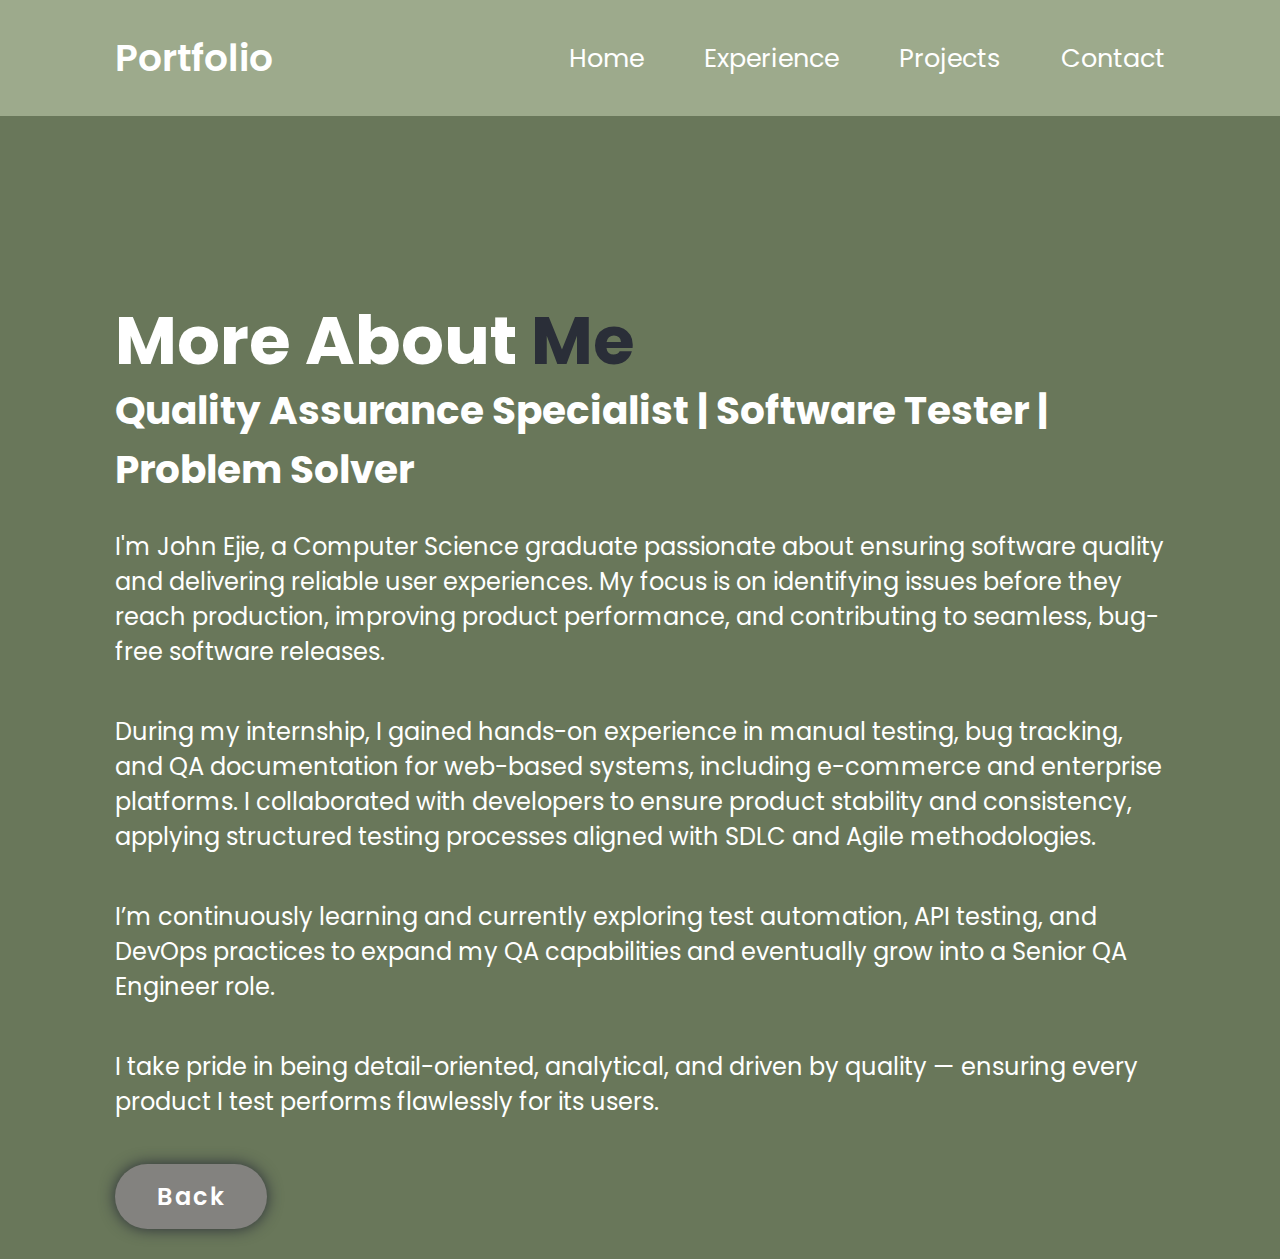
<file: about.html>
<!-- about.html -->
<!DOCTYPE html>
<html lang="en">
<head>
  <meta charset="UTF-8" />
  <meta name="viewport" content="width=device-width, initial-scale=1.0"/>
  <title>About Me - John Ejie</title>
  <link rel="stylesheet" href="style.css" />
</head>
<body>

  <header class="header">
    <a href="index.html" class="logo">Portfolio</a>
    <nav class="navbar">
      <a href="index.html#home">Home</a>
      <a href="index.html#experience">Experience</a>
      <a href="index.html#projects">Projects</a>
      <a href="index.html#footer">Contact</a>
    </nav>
  </header>

  <section class="about" id="about-page">
    <div class="about-content" style="padding-top: 10rem;">
      <h2 class="heading">More About <span>Me</span></h2>
      <h3>Quality Assurance Specialist | Software Tester | Problem Solver</h3>
      <p>
        I'm John Ejie, a Computer Science graduate passionate about ensuring software quality and delivering reliable user experiences. My focus is on identifying issues before they reach production, improving product performance, and contributing to seamless, bug-free software releases.
      </p>
      <p>
        During my internship, I gained hands-on experience in manual testing, bug tracking, and QA documentation for web-based systems, including e-commerce and enterprise platforms. I collaborated with developers to ensure product stability and consistency, applying structured testing processes aligned with SDLC and Agile methodologies.
      </p>
      <p>
        I’m continuously learning and currently exploring test automation, API testing, and DevOps practices to expand my QA capabilities and eventually grow into a Senior QA Engineer role.
      </p>
      <p>
        I take pride in being detail-oriented, analytical, and driven by quality — ensuring every product I test performs flawlessly for its users.
      </p>
      <a href="index.html#about" class="btn">Back</a>
    </div>
  </section>

</body>
</html>
</file>
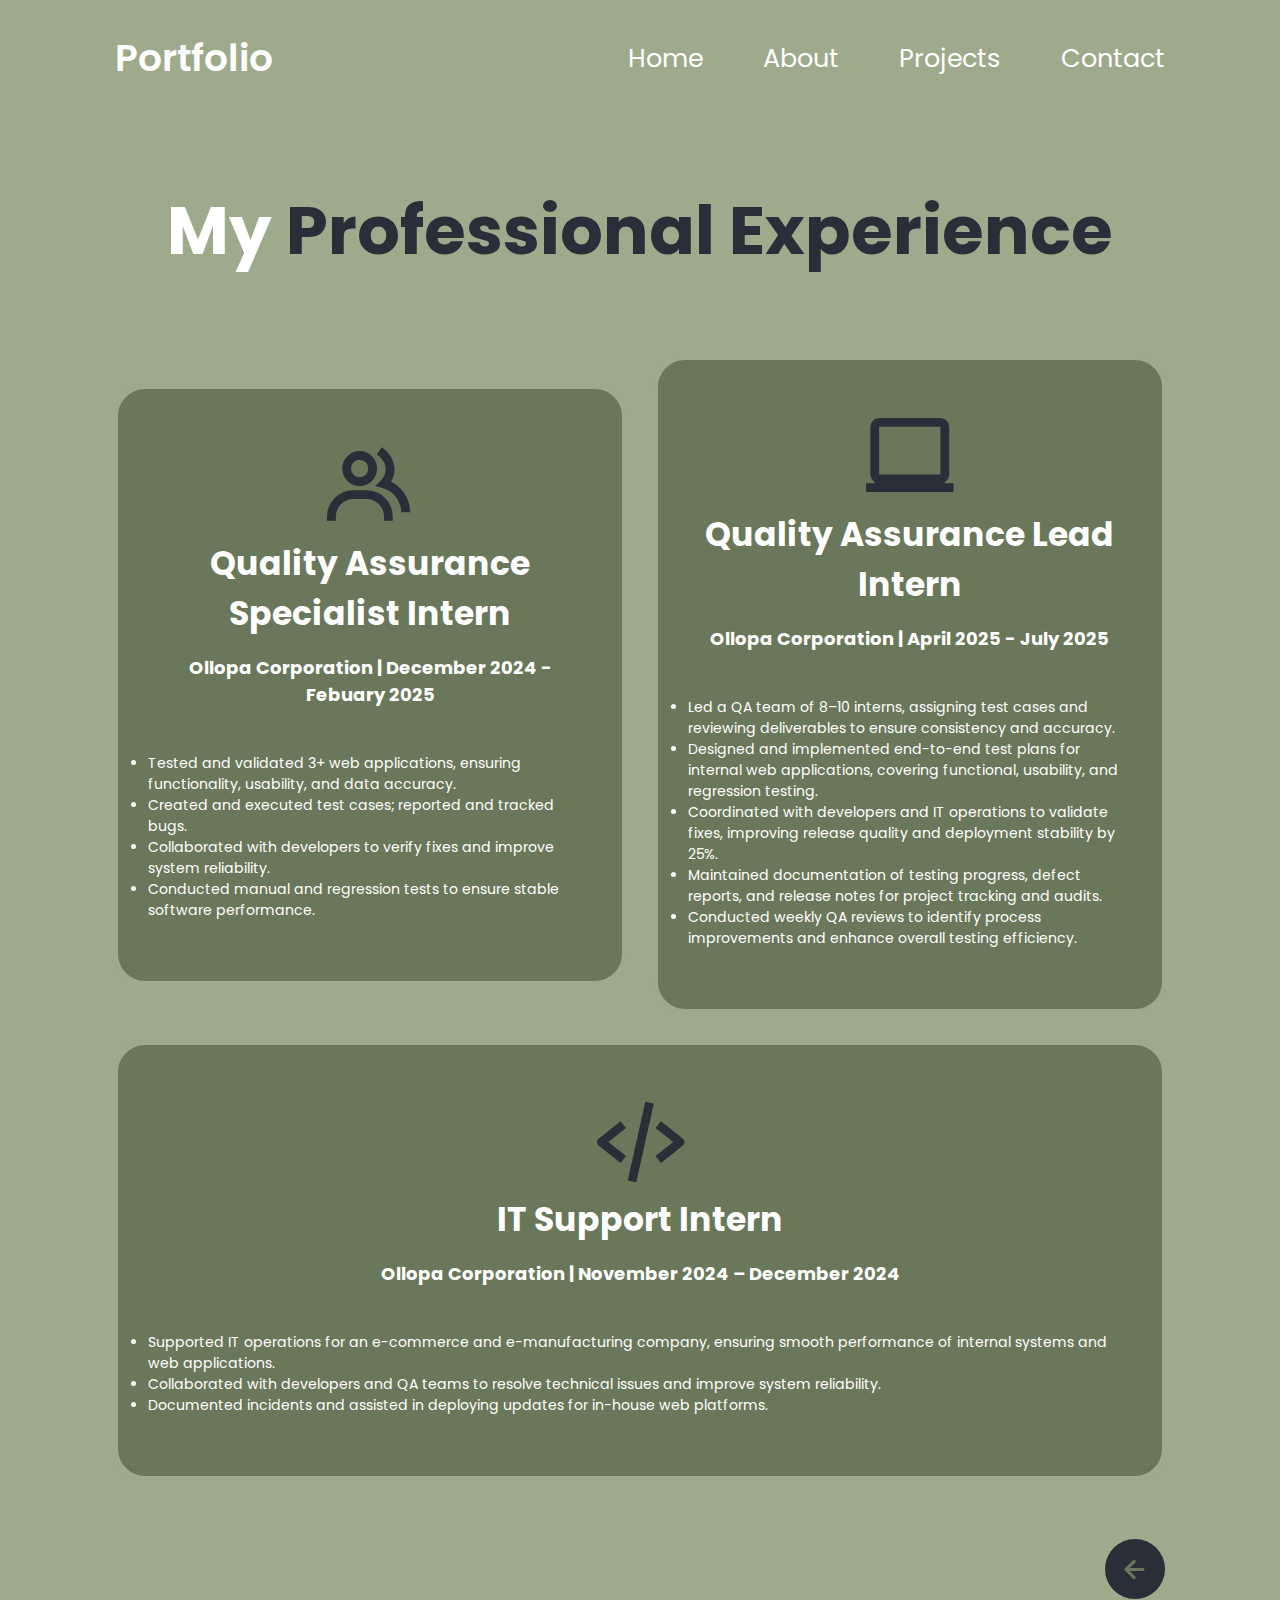
<file: experience.html>
<!DOCTYPE html>
<html lang="en">
<head>
  <meta charset="UTF-8" />
  <meta name="viewport" content="width=device-width, initial-scale=1.0"/>
  <title>My Work Experience - John Ejie</title>
  <link rel="stylesheet" href="style.css" />
  <!-- Boxicons for icons -->
  <link href="https://unpkg.com/boxicons@2.1.4/css/boxicons.min.css" rel="stylesheet" />
</head>
<body>

  <!-- Header -->
  <header class="header">
    <a href="index.html" class="logo">Portfolio</a>
    <i class="bx bx-menu" id="menu-icon"></i>
    <nav class="navbar">
      <a href="index.html#home">Home</a>
      <a href="about.html">About</a>
      <a href="index.html#projects">Projects</a>
      <a href="index.html#footer">Contact</a>
    </nav>
  </header>

  <!-- Experience Section -->
  <section class="experience" style="padding-top: 12rem;">
    <h2 class="heading">My <span>Professional Experience</span></h2>
    <!-- Team Leader -->
    <div class="experience-container">
      <div class="experience-box">
        <i class="bx bx-group"></i>
        <h3>Quality Assurance Specialist Intern</h3>
        <p><strong>Ollopa Corporation | December 2024 - Febuary 2025</strong></p>
        <ul style="text-align: left; margin-top: 1rem;">
          <li>Tested and validated 3+ web applications, ensuring functionality, usability, and data
            accuracy.</li>
          <li>Created and executed test cases; reported and tracked bugs.</li>
          <li>Collaborated with developers to verify fixes and improve system reliability.</li>
          <li>Conducted manual and regression tests to ensure stable software performance.</li>
        </ul>
      </div>


   
      <!-- IT Admin -->
      <div class="experience-box">
        <i class="bx bx-laptop"></i>
        <h3>Quality Assurance Lead Intern</h3>
        <p><strong>Ollopa Corporation | April 2025 - July 2025</strong></p>
        <ul style="text-align: left; margin-top: 1rem;">
          <li>Led a QA team of 8–10 interns, assigning test cases and reviewing deliverables to ensure
            consistency and accuracy.</li>
          <li>Designed and implemented end-to-end test plans for internal web applications, covering
            functional, usability, and regression testing.</li>
          <li>Coordinated with developers and IT operations to validate fixes, improving release quality
            and deployment stability by 25%.</li>
          <li>Maintained documentation of testing progress, defect reports, and release notes for project
            tracking and audits.</li>
            <li>Conducted weekly QA reviews to identify process improvements and enhance overall
              testing efficiency.</li>
        </ul>
      </div>


   
      <!-- Web Developer & IT Support -->
      <div class="experience-box">
        <i class="bx bx-code-alt"></i>
        <h3>IT Support Intern</h3>
        <p><strong>Ollopa Corporation | November 2024 – December 2024</strong></p>
        <ul style="text-align: left; margin-top: 1rem;">
          <li>Supported IT operations for an e-commerce and e-manufacturing company, ensuring
            smooth performance of internal systems and web applications.</li>
          <li>Collaborated with developers and QA teams to resolve technical issues and improve system
            reliability.</li>
            <li>Documented incidents and assisted in deploying updates for in-house web platforms.</li>
        </ul>
      </div>
    </div>

    <!-- Back to Home -->
    <div class="footer-iconTop" style="margin-top: 4rem;">
      <a href="index.html#experience"><i class="bx bx-left-arrow-alt"></i></a>
    </div>
  </section>

</body>
</html>
</file>
<file: style.css>
@import url('https://fonts.googleapis.com/css2?family=Poppins:wght@300;400;500;600;700;800;900&display=swap');

* {
  margin: 0;
  padding: 0;
  box-sizing: border-box;
  text-decoration: none;
  border: none;
  outline: none;
  font-family: 'Poppins', sans-serif;
}

:root {
  --bg-color: #9DAA8C;
  --second--bg-color: #69775A;
  --text-color: #ffffff;
  --main-color: #2A2E38;
  --btn-color: #83827F;
  --btn-textcolor: #69775A;
}

html, body {
  font-size: 93.75%;
  overflow-x: hidden;
  scroll-behavior: smooth;
}

body {
  background: var(--bg-color);
  color: var(--text-color);
}

section {
  min-height: 100vh;
  padding: 10rem 9% 2rem;
  scroll-margin-top: 100px;
}

/* Header */
.header {
  position: fixed;
  top: 0;
  left: 0;
  width: 100%;
  padding: 2rem 9%;
  background: var(--bg-color);
  display: flex;
  justify-content: space-between;
  align-items: center;
  z-index: 100;
}

.header.sticky {
  border-bottom: 0.1rem solid rgba(0, 0, 0, 0.1);
}

.logo {
  font-size: 2.5rem;
  color: var(--text-color);
  font-weight: 600;
  cursor: default;
}

/* Navbar styles */
.navbar a {
  font-size: 1.7rem;
  color: var(--text-color);
  margin-left: 4rem;
}

.navbar a:hover,
.navbar a.active {
  color: var(--main-color);
}

/* Hamburger Menu Icon */
#menu-icon {
  font-size: 3.6rem;
  color: var(--text-color);
  display: none;
  cursor: pointer;
}

/* Home Section */
.home {
  display: flex;
  justify-content: center;
  align-items: center;
}

.home img {
  width: 35rem;
  margin-left: 3rem;
  border-radius: 50% / 35%;
  overflow: hidden;
  border: 3px solid white;
  object-fit: cover;
}

.home-content h3 {
  font-size: 3rem;
  font-weight: 700;
}

.home-content h3:nth-of-type(2) {
  margin-bottom: 2rem;
}

span {
  color: var(--main-color);
}

.home-content h1 {
  font-size: 4.5rem;
  font-weight: 700;
  line-height: 1.3;
}

.home-content p {
  font-size: 1.8rem;
  margin-bottom: 16px;
}

.social-media a {
  display: inline-flex;
  justify-content: center;
  align-items: center;
  width: 4rem;
  height: 4rem;
  background: transparent;
  border: 0.2rem solid var(--main-color);
  border-radius: 50%;
  font-size: 2rem;
  color: var(--main-color);
  margin: 3rem 1.5rem 3rem 0;
  transition: 0.5s ease;
}

.social-media a:hover {
  background: var(--main-color);
  color: var(--second--bg-color);
  box-shadow: 0 0 1rem var(--main-color);
}

.btn {
  display: inline-block;
  padding: 1rem 2.8rem;
  background: var(--btn-color);
  border-radius: 4rem;
  box-shadow: 0 0 1rem var(--main-color);
  font-size: 1.6rem;
  color: var(--text-color);
  letter-spacing: 0.1rem;
  font-weight: 600;
  transition: 0.5s ease;
}

.btn:hover {
  box-shadow: none;
}

/* About Section */
.about {
  display: flex;
  justify-content: center;
  align-items: center;
  gap: 2rem;
  background: var(--second--bg-color);
}

.about-img img {
  width: 25vw;
  margin-left: 3rem;
  border-radius: 50% / 35%;
  overflow: hidden;
  border: 3px solid white;
  object-fit: cover;
}

.heading {
  text-align: center;
  font-size: 4.5rem;
}

.about-content h2 {
  text-align: left;
  line-height: 1.2;
}

.about-content h3 {
  font-size: 2.6rem;
}

.about-content p {
  font-size: 1.6rem;
  margin: 2rem 0 3rem;
}

/* Experience */
.experience h2 {
  margin-bottom: 5rem;
}

.experience-container {
  display: flex;
  justify-content: center;
  align-items: center;
  flex-wrap: wrap;
  gap: 2rem;
}

.experience-container .experience-box {
  flex: 1 1 30rem;
  background: var(--second--bg-color);
  padding: 3rem 2rem 4rem;
  border-radius: 2rem;
  text-align: center;
  border: 0.2rem solid var(--bg-color);
  transition: 0.5s ease;
}

.experience-container .experience-box:hover {
  border-color: var(--main-color);
  transform: scale(1.02);
}

.experience-box i {
  font-size: 7rem;
  color: var(--main-color);
}

.experience-box h3 {
  font-size: 2.2rem;
}

.experience-box p {
  font-size: 1.2rem;
  margin: 1rem 0 3rem;
}

/* Projects */
.projects h2 {
  margin-bottom: 2.5rem;
}

.projects-container {
  display: grid;
  grid-template-columns: repeat(3, 1fr);
  align-items: center;
  gap: 1rem;
  justify-items: center;
}

.projects-container .projects-box {
  position: relative;
  border-radius: 2rem;
  box-shadow: 0 0 1rem var(--bg-color);
  overflow: hidden;
  display: flex;
}

.projects-box img {
  width: 100%;
  transition: 0.5s ease;
}

.projects-box:hover img {
  transform: scale(1.1);
}

/* Position the last project box in the middle column */
.projects-container .projects-box:last-child {
  grid-column: 2;
}

.projects-box .projects-layer {
  position: absolute;
  bottom: 0;
  left: 0;
  width: 100%;
  height: 100%;
  background: linear-gradient(rgba(0, 0, 0, 0.1), var(--second--bg-color));
  display: flex;
  justify-content: center;
  align-items: center;
  flex-direction: column;
  padding: 0.4rem;
  transform: translateY(100%);
  transition: 0.5s ease;
}

.projects-layer h4 {
  font-size: 2.5rem;
}

.projects-layer p {
  font-size: 1.5rem;
  text-align: center;
}

.projects-box:hover .projects-layer {
  transform: translateY(0);
}

/* Footer */
#footer {
  display: flex;
  justify-content: space-between;
  align-items: center;
  background: var(--second--bg-color);
  padding: 2rem 9%;
  flex-wrap: wrap;
}

#footer h2 {
  font-size: 2rem;
  color: var(--text-color);
  margin-bottom: 2rem;
  flex-basis: 100%;
}

.contact-details {
  display: flex;
  flex-direction: column;
  justify-content: left;
  align-items: left;
  gap: 15px;
  margin-top: 2rem;
  margin-bottom: 3rem;
  flex: 1 1 40%;
}

.contact-item p {
  color: #fff;
  font-size: 1.2em;
}

.contact-item strong {
  color: #ffffff;
}

.contact-item a {
  color: #719bf5;
  text-decoration: none;
  font-weight: 600;
}

.contact-item a:hover {
  color: #0056b3;
}

.footer-text {
  flex: 1 1 40%;
}

.footer-text p {
  color: #fff;
  font-size: 1rem;
}

.footer-iconTop {
  flex: 1 1 10%;
  display: flex;
  justify-content: flex-end;
}

.footer-iconTop a {
  display: inline-flex;
  justify-content: center;
  align-items: center;
  background: var(--main-color);
  padding: 0.8rem;
  border-radius: 50%;
  transition: 0.3s ease;
}

.footer-iconTop a:hover {
  box-shadow: 0 0 1rem var(--main-color);
}

.footer-iconTop a i {
  font-size: 2.4rem;
  color: var(--second--bg-color);
}

/* Responsive styles */

/* Desktop: Navbar is flex and visible */
@media (min-width: 769px) {
  .navbar {
    display: flex !important;
    position: static;
    max-height: none !important;
    flex-direction: row;
    width: auto;
    padding: 0 !important;
  }

  #menu-icon {
    display: none !important;
  }
}

/* Tablet and Mobile */
@media (max-width: 768px) {
  #menu-icon {
    display: block;
    cursor: pointer;
  }

  .navbar {
    display: flex;
    flex-direction: column;
    position: absolute;
    top: 100%;
    left: 0;
    width: 100%;
    background: var(--bg-color);
    overflow: hidden;
    max-height: 0;
    padding: 0;
    transition: max-height 0.4s ease, padding 0.4s ease;
    z-index: 9999;
    display: none;
  }

  .navbar.active {
    max-height: 500px;
    padding: 1rem 3%;
    display:block;
  }

  .navbar a {
    display: block;
    font-size: 2rem;
    margin: 1.5rem 0;
  }

  /* Adjust about image on small screens */
  .about-img img {
    width: 50vw;
    margin-left: 0;
  }

  /* Adjust home section flex on mobile */
  .home {
    flex-direction: column;
  }

  .home img {
    margin-left: 0;
    margin-top: 2rem;
    width: 80vw;
  }

  .home{
    flex-direction: column;
  }

  .home-context h1{
    font-size: 5rem;
  }

  .home-img img{
    width: 70vw;
    margin-top: 4rem;
  }

  .about{
    flex-direction: column-reverse;
  }

  .about img{
    width: 70vw;
    margin-top: 4rem;
  }

  .experience h2{
    margin-bottom: 3rem ;
  }

.projects h2{
  margin-bottom: 3rem;
}

.projects-container{
  grid-template-columns: repeat(2,1fr);
}

}

/* Smaller screens */
@media (max-width: 480px) {
  html {
    font-size: 50%;
  }
}
</file>
